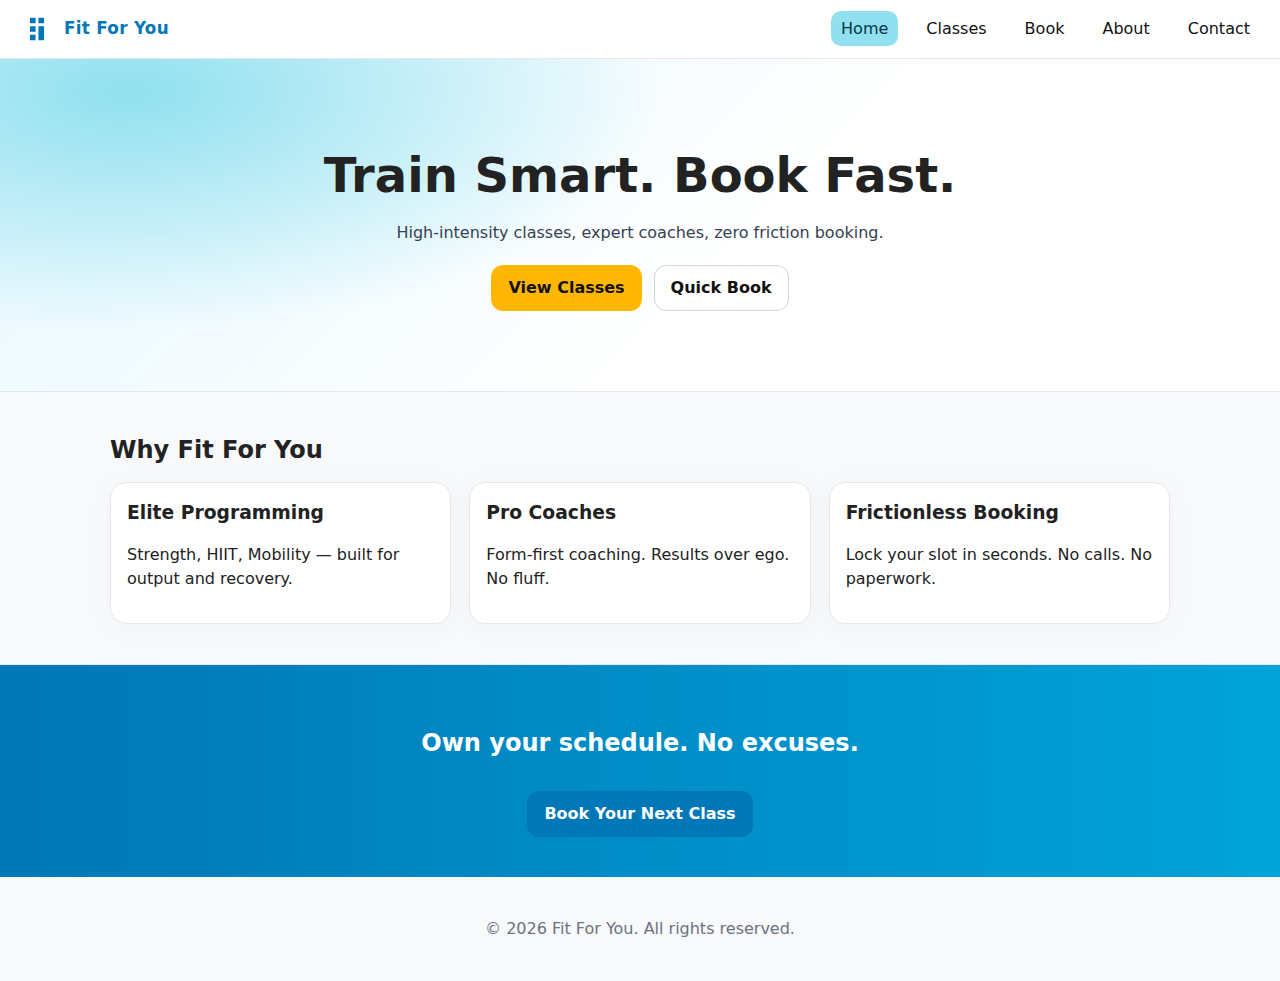
<file: index.html>
<!DOCTYPE html>
<html lang="en">
<head>
  <meta charset="UTF-8" />
  <meta name="viewport" content="width=device-width, initial-scale=1.0"/>
  <title>Fit For You — Train Smart. Book Fast.</title>
  <link rel="stylesheet" href="styles.css"/>
  <script defer src="app.js"></script>
</head>
<body data-page="home">
  <header class="site-header">
    <a href="index.html" class="logo" aria-label="Fit For You Home">
      <svg width="34" height="34" viewBox="0 0 24 24" aria-hidden="true"><path d="M7 4h4v4H7zM13 4h4v4h-4zM7 10h4v4H7zM13 10h4v10h-4zM7 16h4v4H7z" fill="currentColor"/></svg>
      <span>Fit For You</span>
    </a>
    <nav>
      <button class="nav-toggle" aria-label="Toggle navigation">☰</button>
      <ul class="nav-links">
        <li><a href="index.html" class="active">Home</a></li>
        <li><a href="classes.html">Classes</a></li>
        <li><a href="booking.html">Book</a></li>
        <li><a href="about.html">About</a></li>
        <li><a href="contact.html">Contact</a></li>
      </ul>
    </nav>
  </header>

  <main>
    <section class="hero">
      <div class="hero-content">
        <h1>Train Smart. Book Fast.</h1>
        <p>High-intensity classes, expert coaches, zero friction booking.</p>
        <div class="hero-cta">
          <a class="btn btn-accent" href="classes.html">View Classes</a>
          <a class="btn btn-outline" href="booking.html">Quick Book</a>
        </div>
      </div>
    </section>

    <section class="value-props container">
      <h2 class="section-title">Why Fit For You</h2>
      <div class="grid-3">
        <article class="card">
          <h3>Elite Programming</h3>
          <p>Strength, HIIT, Mobility — built for output and recovery.</p>
        </article>
        <article class="card">
          <h3>Pro Coaches</h3>
          <p>Form-first coaching. Results over ego. No fluff.</p>
        </article>
        <article class="card">
          <h3>Frictionless Booking</h3>
          <p>Lock your slot in seconds. No calls. No paperwork.</p>
        </article>
      </div>
    </section>

    <section class="cta-band">
      <h2>Own your schedule. No excuses.</h2>
      <a class="btn btn-cta" href="classes.html">Book Your Next Class</a>
    </section>
  </main>

  <footer class="site-footer">
    <p>© <span id="year"></span> Fit For You. All rights reserved.</p>
  </footer>
</body>
</html>
</file>
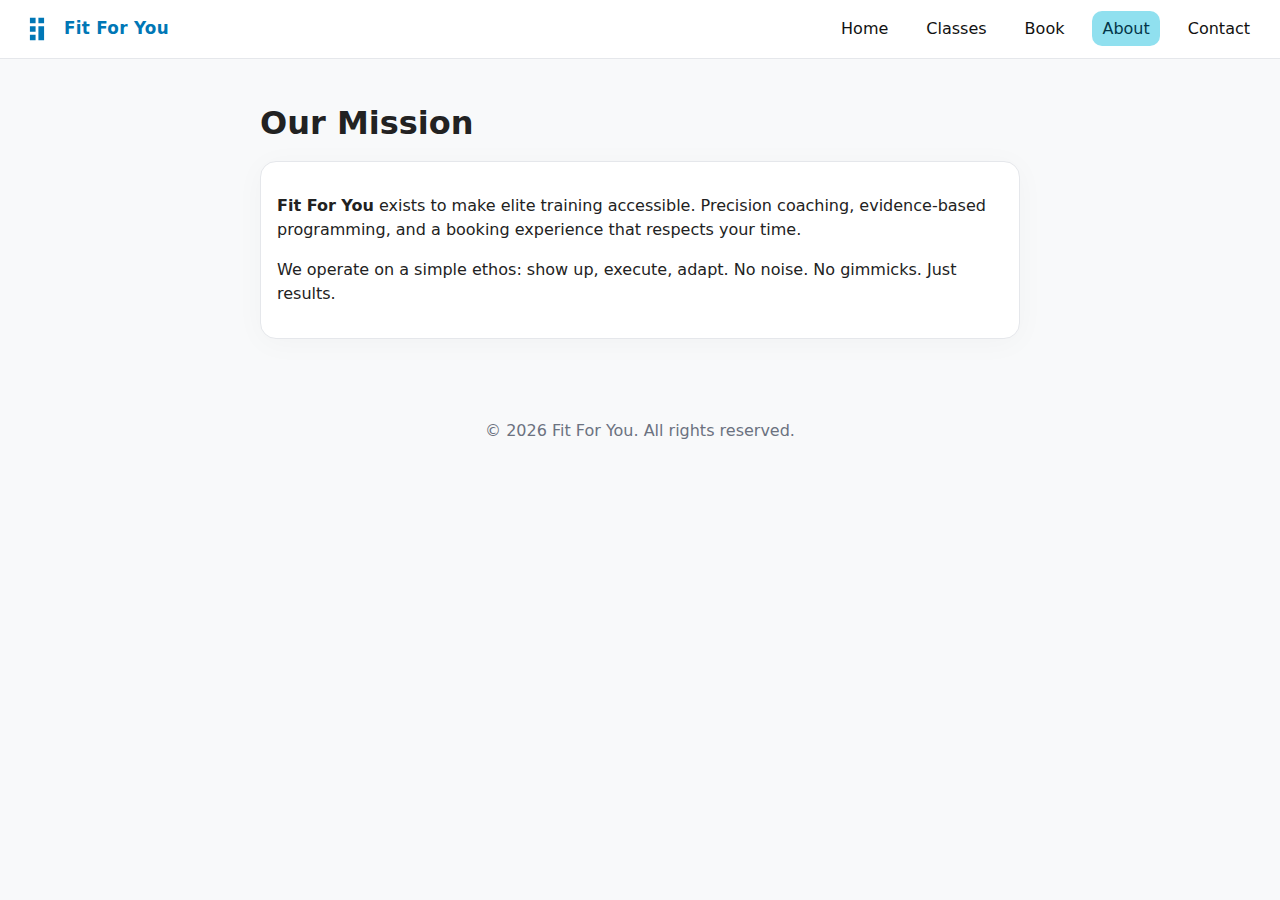
<file: about.html>
<!DOCTYPE html>
<html lang="en">
<head>
  <meta charset="UTF-8"/>
  <meta name="viewport" content="width=device-width, initial-scale=1.0"/>
  <title>About — Fit For You</title>
  <link rel="stylesheet" href="styles.css"/>
  <script defer src="app.js"></script>
</head>
<body data-page="about">
  <header class="site-header">
    <a href="index.html" class="logo">
      <svg width="34" height="34" viewBox="0 0 24 24"><path d="M7 4h4v4H7zM13 4h4v4h-4zM7 10h4v4H7zM13 10h4v10h-4zM7 16h4v4H7z" fill="currentColor"/></svg>
      <span>Fit For You</span>
    </a>
    <nav>
      <button class="nav-toggle" aria-label="Toggle navigation">☰</button>
      <ul class="nav-links">
        <li><a href="index.html">Home</a></li>
        <li><a href="classes.html">Classes</a></li>
        <li><a href="booking.html">Book</a></li>
        <li><a href="about.html" class="active">About</a></li>
        <li><a href="contact.html">Contact</a></li>
      </ul>
    </nav>
  </header>

  <main class="container narrow">
    <h1 class="page-title">Our Mission</h1>
    <article class="card">
      <p><strong>Fit For You</strong> exists to make elite training accessible. Precision coaching, evidence-based programming, and a booking experience that respects your time.</p>
      <p>We operate on a simple ethos: show up, execute, adapt. No noise. No gimmicks. Just results.</p>
    </article>
  </main>

  <footer class="site-footer">
    <p>© <span id="year"></span> Fit For You. All rights reserved.</p>
  </footer>
</body>
</html>
</file>
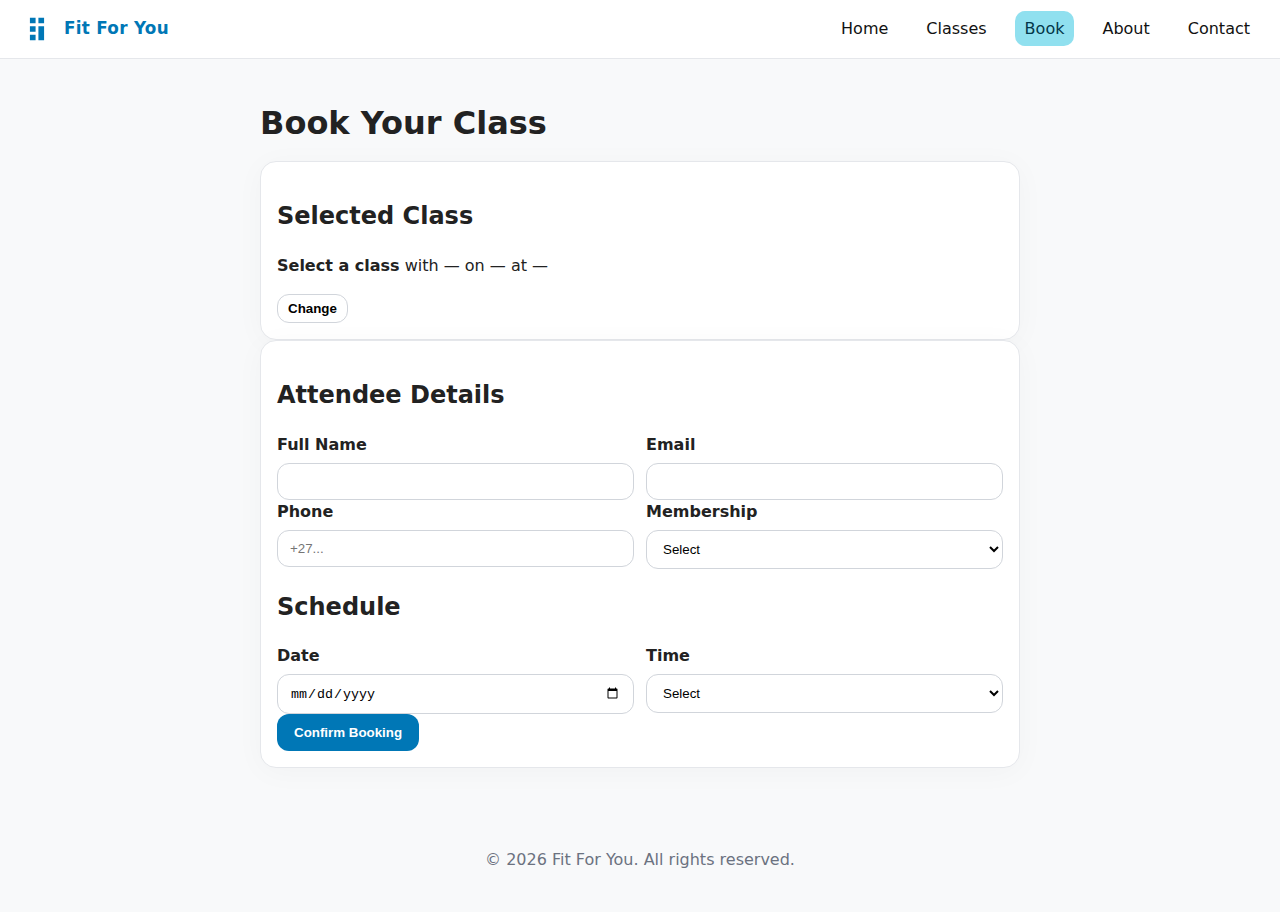
<file: booking.html>
<!DOCTYPE html>
<html lang="en">
<head>
  <meta charset="UTF-8"/>
  <meta name="viewport" content="width=device-width, initial-scale=1.0"/>
  <title>Book a Class — Fit For You</title>
  <link rel="stylesheet" href="styles.css"/>
  <script defer src="app.js"></script>
</head>
<body data-page="booking">
  <header class="site-header">
    <a href="index.html" class="logo">
      <svg width="34" height="34" viewBox="0 0 24 24"><path d="M7 4h4v4H7zM13 4h4v4h-4zM7 10h4v4H7zM13 10h4v10h-4zM7 16h4v4H7z" fill="currentColor"/></svg>
      <span>Fit For You</span>
    </a>
    <nav>
      <button class="nav-toggle" aria-label="Toggle navigation">☰</button>
      <ul class="nav-links">
        <li><a href="index.html">Home</a></li>
        <li><a href="classes.html">Classes</a></li>
        <li><a href="booking.html" class="active">Book</a></li>
        <li><a href="about.html">About</a></li>
        <li><a href="contact.html">Contact</a></li>
      </ul>
    </nav>
  </header>

  <main class="container narrow">
    <h1 class="page-title">Book Your Class</h1>

    <section id="selected-class" class="card">
      <h2>Selected Class</h2>
      <p><strong id="sel-name">—</strong> with <span id="sel-coach">—</span> on <span id="sel-day">—</span> at <span id="sel-time">—</span></p>
      <button id="change-class" class="btn btn-outline-small">Change</button>
    </section>

    <form id="booking-form" class="form card">
      <h2>Attendee Details</h2>
      <div class="form-row">
        <label>Full Name
          <input type="text" id="fullName" required minlength="2" />
        </label>
        <label>Email
          <input type="email" id="email" required />
        </label>
      </div>
      <div class="form-row">
        <label>Phone
          <input type="tel" id="phone" placeholder="+27..." />
        </label>
        <label>Membership
          <select id="membership" required>
            <option value="">Select</option>
            <option>Drop-In</option>
            <option>Monthly</option>
            <option>Annual</option>
          </select>
        </label>
      </div>

      <h2>Schedule</h2>
      <div class="form-row">
        <label>Date
          <input type="date" id="date" required/>
        </label>
        <label>Time
          <select id="timeSlot" required>
            <option value="">Select</option>
            <option>05:30</option><option>06:30</option><option>08:00</option>
            <option>12:00</option><option>17:00</option><option>18:00</option>
          </select>
        </label>
      </div>

      <button type="submit" class="btn btn-cta">Confirm Booking</button>
    </form>
  </main>

  <div id="confirm-overlay" class="overlay hidden" role="dialog" aria-modal="true">
    <div class="modal card">
      <h3>Booking Confirmed ✅</h3>
      <p id="confirm-text"></p>
      <div class="modal-actions">
        <a class="btn btn-accent" href="classes.html">Book Another</a>
        <a class="btn btn-outline" href="index.html">Done</a>
      </div>
    </div>
  </div>

  <footer class="site-footer">
    <p>© <span id="year"></span> Fit For You. All rights reserved.</p>
  </footer>
</body>
</html>
</file>
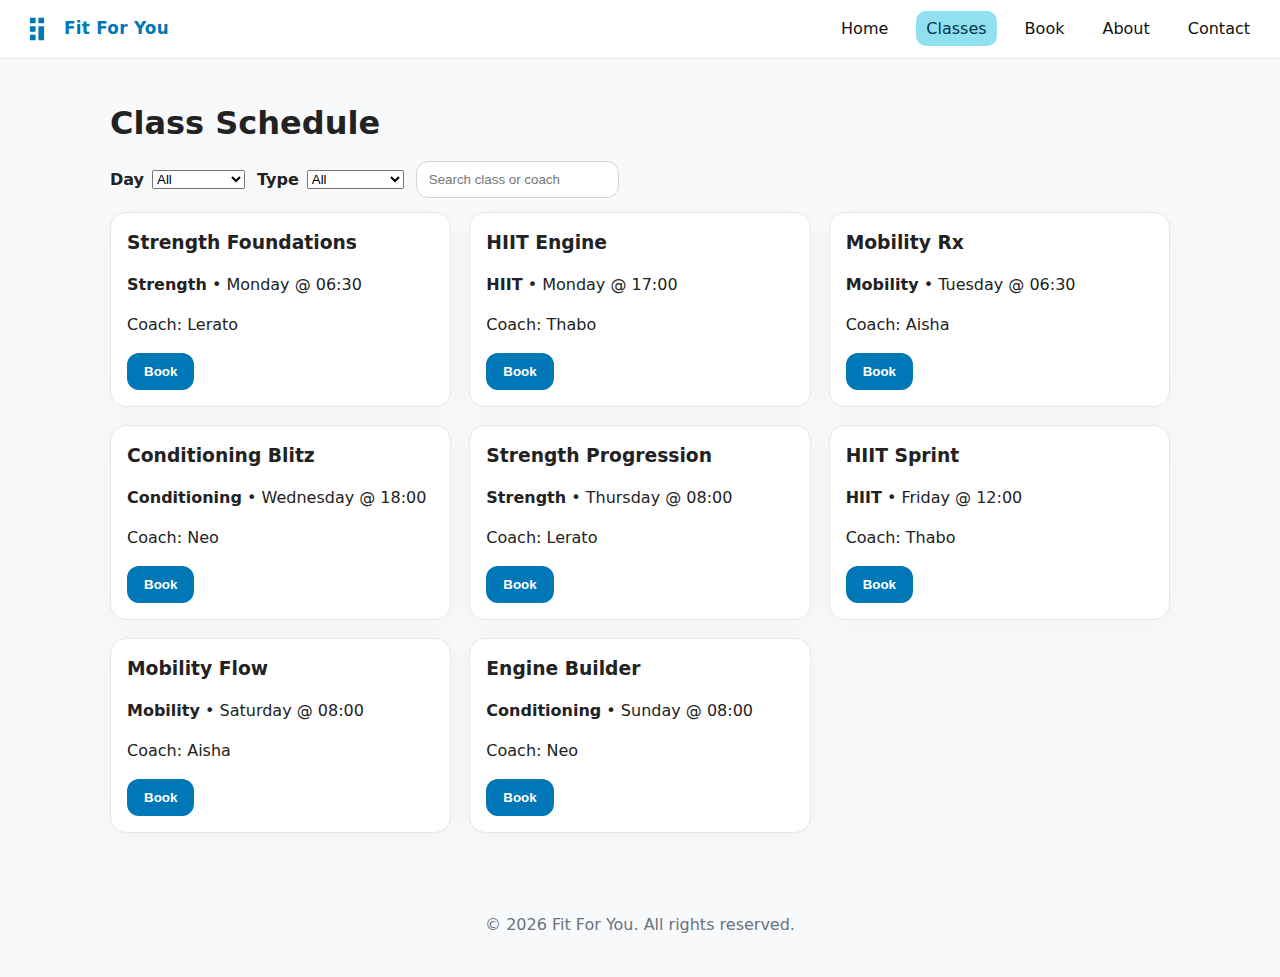
<file: classes.html>
<!DOCTYPE html>
<html lang="en">
<head>
  <meta charset="UTF-8"/>
  <meta name="viewport" content="width=device-width, initial-scale=1.0"/>
  <title>Classes — Fit For You</title>
  <link rel="stylesheet" href="styles.css"/>
  <script defer src="app.js"></script>
</head>
<body data-page="classes">
  <header class="site-header">
    <a href="index.html" class="logo">
      <svg width="34" height="34" viewBox="0 0 24 24"><path d="M7 4h4v4H7zM13 4h4v4h-4zM7 10h4v4H7zM13 10h4v10h-4zM7 16h4v4H7z" fill="currentColor"/></svg>
      <span>Fit For You</span>
    </a>
    <nav>
      <button class="nav-toggle" aria-label="Toggle navigation">☰</button>
      <ul class="nav-links">
        <li><a href="index.html">Home</a></li>
        <li><a href="classes.html" class="active">Classes</a></li>
        <li><a href="booking.html">Book</a></li>
        <li><a href="about.html">About</a></li>
        <li><a href="contact.html">Contact</a></li>
      </ul>
    </nav>
  </header>

  <main class="container">
    <h1 class="page-title">Class Schedule</h1>

    <div class="filters">
      <label>
        <span>Day</span>
        <select id="filter-day">
          <option value="all">All</option>
          <option>Monday</option><option>Tuesday</option><option>Wednesday</option>
          <option>Thursday</option><option>Friday</option><option>Saturday</option><option>Sunday</option>
        </select>
      </label>
      <label>
        <span>Type</span>
        <select id="filter-type">
          <option value="all">All</option>
          <option>Strength</option>
          <option>HIIT</option>
          <option>Mobility</option>
          <option>Conditioning</option>
        </select>
      </label>
      <input id="search-class" type="search" placeholder="Search class or coach"/>
    </div>

    <div id="class-grid" class="grid-3">
      <!-- Cards injected by JS -->
    </div>
  </main>

  <footer class="site-footer">
    <p>© <span id="year"></span> Fit For You. All rights reserved.</p>
  </footer>
</body>
</html>
</file>
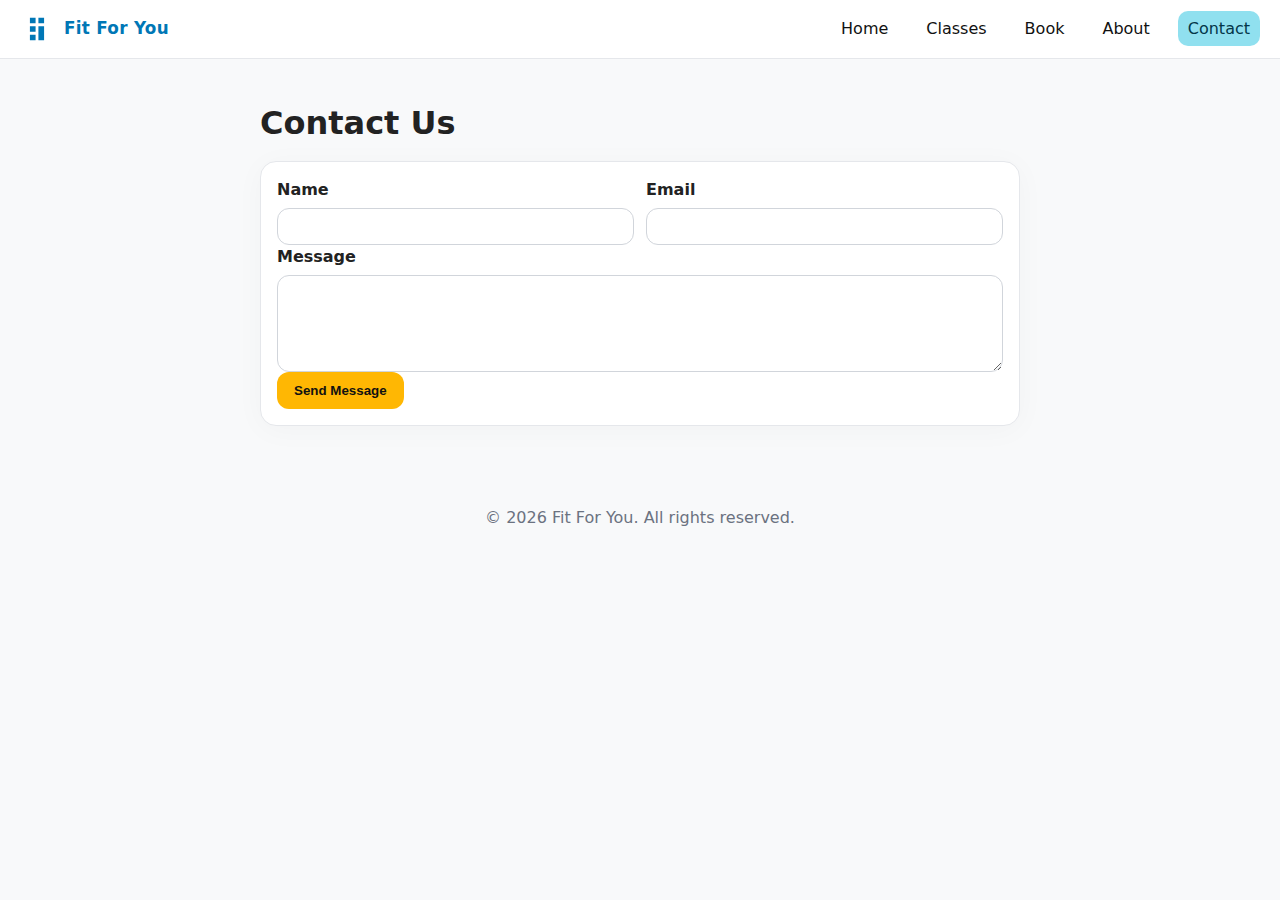
<file: contact.html>
<!DOCTYPE html>
<html lang="en">
<head>
  <meta charset="UTF-8"/>
  <meta name="viewport" content="width=device-width, initial-scale=1.0"/>
  <title>Contact — Fit For You</title>
  <link rel="stylesheet" href="styles.css"/>
  <script defer src="app.js"></script>
</head>
<body data-page="contact">
  <header class="site-header">
    <a href="index.html" class="logo">
      <svg width="34" height="34" viewBox="0 0 24 24"><path d="M7 4h4v4H7zM13 4h4v4h-4zM7 10h4v4H7zM13 10h4v10h-4zM7 16h4v4H7z" fill="currentColor"/></svg>
      <span>Fit For You</span>
    </a>
    <nav>
      <button class="nav-toggle" aria-label="Toggle navigation">☰</button>
      <ul class="nav-links">
        <li><a href="index.html">Home</a></li>
        <li><a href="classes.html">Classes</a></li>
        <li><a href="booking.html">Book</a></li>
        <li><a href="about.html">About</a></li>
        <li><a href="contact.html" class="active">Contact</a></li>
      </ul>
    </nav>
  </header>

  <main class="container narrow">
    <h1 class="page-title">Contact Us</h1>
    <form id="contact-form" class="form card">
      <div class="form-row">
        <label>Name
          <input id="c-name" required minlength="2"/>
        </label>
        <label>Email
          <input id="c-email" type="email" required/>
        </label>
      </div>
      <label>Message
        <textarea id="c-message" rows="5" required minlength="10"></textarea>
      </label>
      <button class="btn btn-accent" type="submit">Send Message</button>
      <p id="contact-success" class="success hidden">Message received. We’ll revert.</p>
    </form>
  </main>

  <footer class="site-footer">
    <p>© <span id="year"></span> Fit For You. All rights reserved.</p>
  </footer>
</body>
</html>
</file>
<file: styles.css>
/* =========================================
   FIT FOR YOU — Global Styles (single file)
   Palette:
   --primary: #0077b6 (deep aqua)
   --secondary: #90e0ef (light aqua)
   --accent: #ffb703 (warm orange)
   --bg: #f8f9fa
   --text: #222
========================================= */
:root{
  --primary:#0077b6;
  --secondary:#90e0ef;
  --accent:#ffb703;
  --bg:#f8f9fa;
  --text:#222;
  --muted:#6b7280;
  --card:#ffffff;
  --ring: rgba(0,119,182,.25);
}

*{box-sizing:border-box}
html,body{margin:0;padding:0}
body{
  font-family: system-ui, -apple-system, Segoe UI, Roboto, Inter, Arial, sans-serif;
  color:var(--text);
  background:var(--bg);
  line-height:1.5;
}

/* Header / Nav */
.site-header{
  position:sticky; top:0; z-index:10;
  display:flex; align-items:center; justify-content:space-between;
  padding:12px 20px; background:#fff; border-bottom:1px solid #e5e7eb;
}
.logo{display:flex; align-items:center; gap:10px; color:var(--primary); text-decoration:none; font-weight:800; letter-spacing:.3px}
.logo span{font-size:1.05rem}
.nav-links{display:flex; gap:18px; list-style:none; margin:0; padding:0}
.nav-links a{color:#111; text-decoration:none; padding:8px 10px; border-radius:10px}
.nav-links a.active, .nav-links a:hover{background:var(--secondary); color:#033649}
.nav-toggle{display:none; border:none; background:transparent; font-size:22px}

/* Layout */
.container{max-width:1100px; margin:0 auto; padding:40px 20px}
.container.narrow{max-width:800px}
.section-title, .page-title{margin:0 0 14px}
.grid-3{display:grid; grid-template-columns:repeat(3,1fr); gap:18px}
@media (max-width:900px){ .grid-3{grid-template-columns:1fr 1fr} }
@media (max-width:640px){ .grid-3{grid-template-columns:1fr} .nav-toggle{display:block} .nav-links{display:none} .nav-links.open{display:flex; flex-direction:column; gap:8px; padding-top:10px} }

/* Hero */
.hero{
  background: radial-gradient(70% 120% at 10% 10%, var(--secondary), transparent 60%),
              linear-gradient(135deg, #e7f8ff 0%, #ffffff 60%);
  padding:80px 20px; border-bottom:1px solid #e5e7eb;
}
.hero-content{max-width:900px; margin:0 auto; text-align:center}
.hero h1{font-size:clamp(2rem, 4vw, 3rem); margin:0 0 10px}
.hero p{color:#374151; margin:0 0 20px}
.hero-cta{display:flex; gap:12px; justify-content:center}

/* Cards / Buttons */
.card{
  background:var(--card);
  border:1px solid #e5e7eb;
  border-radius:16px;
  padding:16px;
  box-shadow: 0 4px 30px rgba(0,0,0,.03);
}
.card h3{margin:0 0 6px}
.btn{display:inline-block; padding:10px 16px; border-radius:12px; text-decoration:none; font-weight:700; border:1px solid transparent; cursor:pointer}
.btn-accent{background:var(--accent); color:#111}
.btn-outline{background:#fff; border-color:#d1d5db; color:#111}
.btn-outline:hover{border-color:#9ca3af}
.btn-cta{background:var(--primary); color:#fff}
.btn-cta:hover{filter:brightness(.95)}
.btn-outline-small{padding:6px 10px; border:1px solid #d1d5db; background:#fff}

/* Forms */
.form label{display:flex; flex-direction:column; gap:6px; font-weight:600}
.form input, .form select, .form textarea{
  padding:10px 12px; border-radius:12px; border:1px solid #d1d5db; background:#fff; outline:none;
}
.form input:focus, .form select:focus, .form textarea:focus{
  border-color:var(--primary); box-shadow:0 0 0 4px var(--ring);
}
.form-row{display:grid; grid-template-columns:1fr 1fr; gap:12px}
@media (max-width:640px){ .form-row{grid-template-columns:1fr} }
.success{color:#065f46; background:#ecfdf5; border:1px solid #a7f3d0; padding:8px 12px; border-radius:10px}

/* Filters */
.filters{display:flex; gap:12px; align-items:center; margin-bottom:14px; flex-wrap:wrap}
.filters label{font-weight:700; display:flex; align-items:center; gap:8px}
.filters input[type="search"]{padding:10px 12px; border-radius:12px; border:1px solid #d1d5db}

/* CTA band */
.cta-band{padding:40px 20px; text-align:center; background:linear-gradient(90deg, var(--primary), #00a3d8); color:#fff; border-top:1px solid #e5e7eb}
.cta-band .btn{margin-top:10px}

/* Overlay / Modal */
.overlay{position:fixed; inset:0; background:rgba(0,0,0,.45); display:flex; align-items:center; justify-content:center}
.overlay.hidden{display:none}
.modal{max-width:520px}
.modal-actions{display:flex; gap:10px; justify-content:flex-end; margin-top:12px}

/* Footer */
.site-footer{padding:24px 20px; text-align:center; color:#6b7280}

/* Utilities */
.hidden{display:none !important}
</file>
